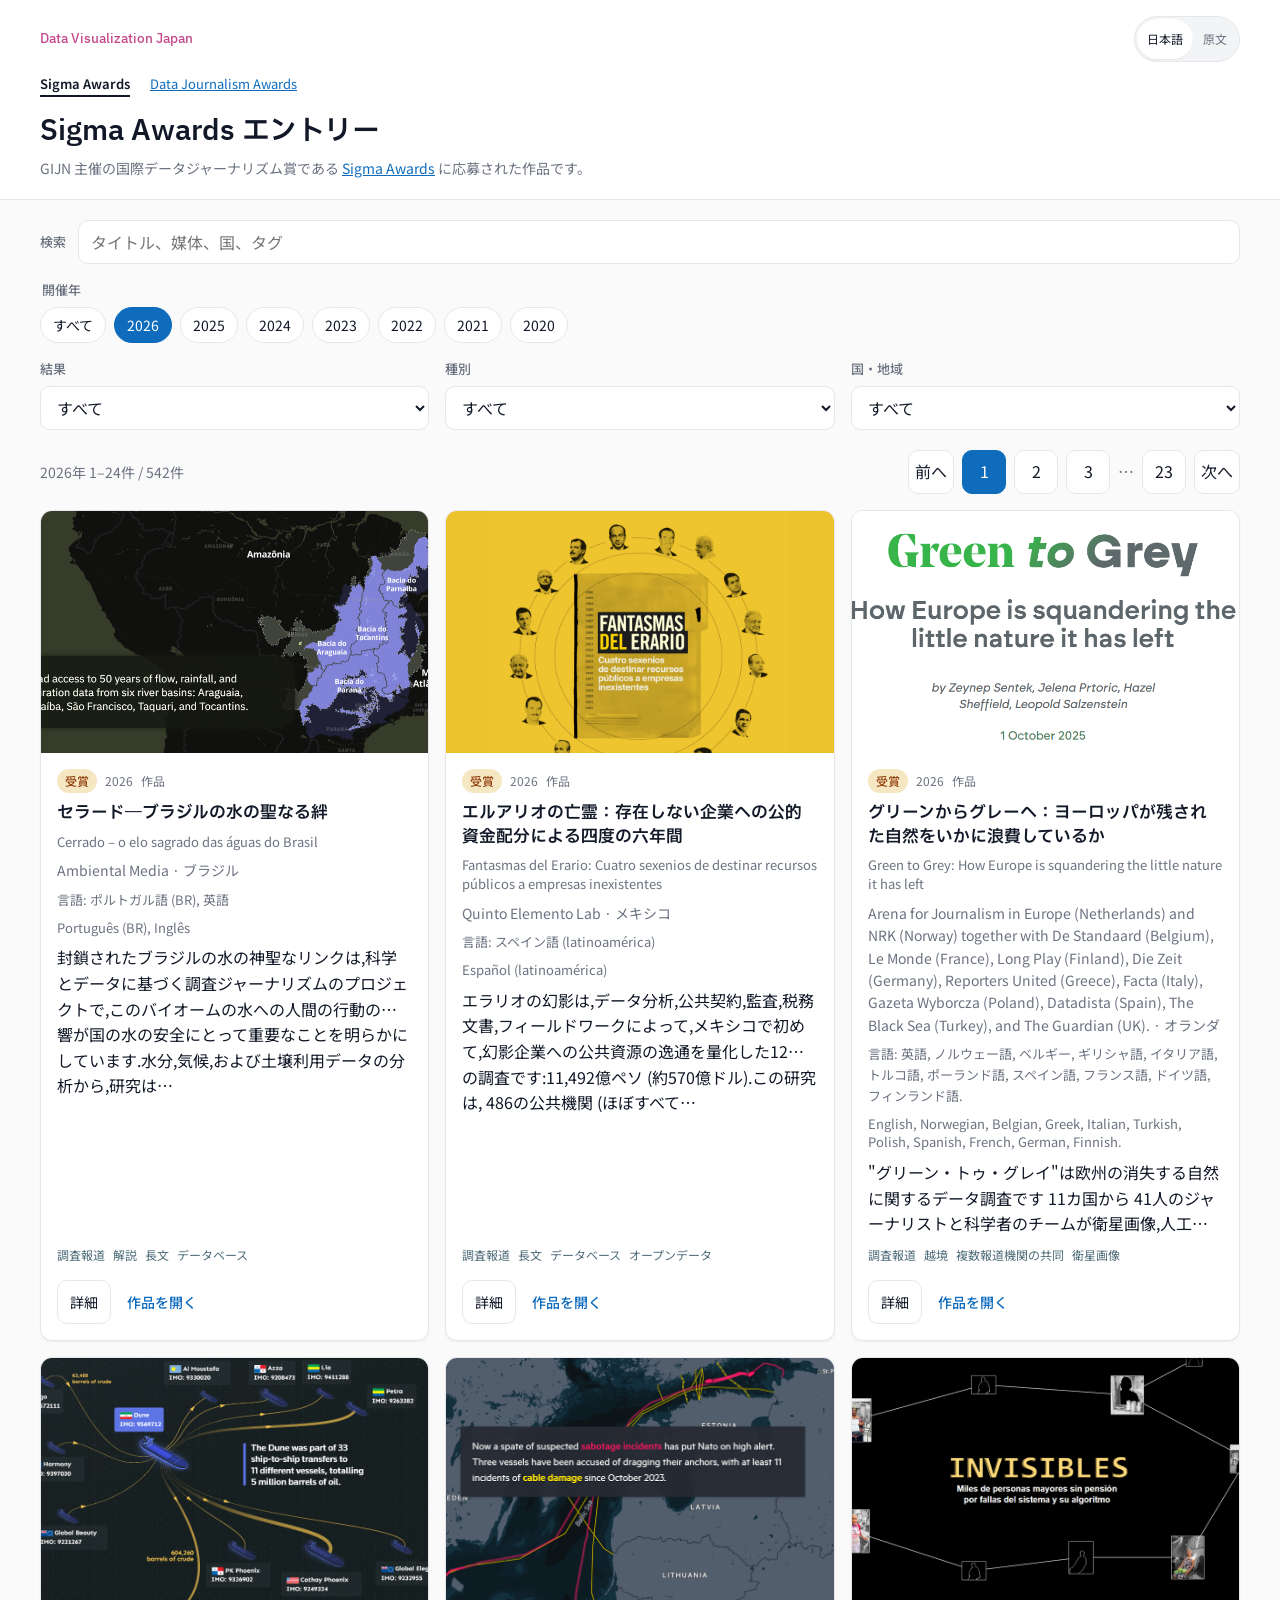
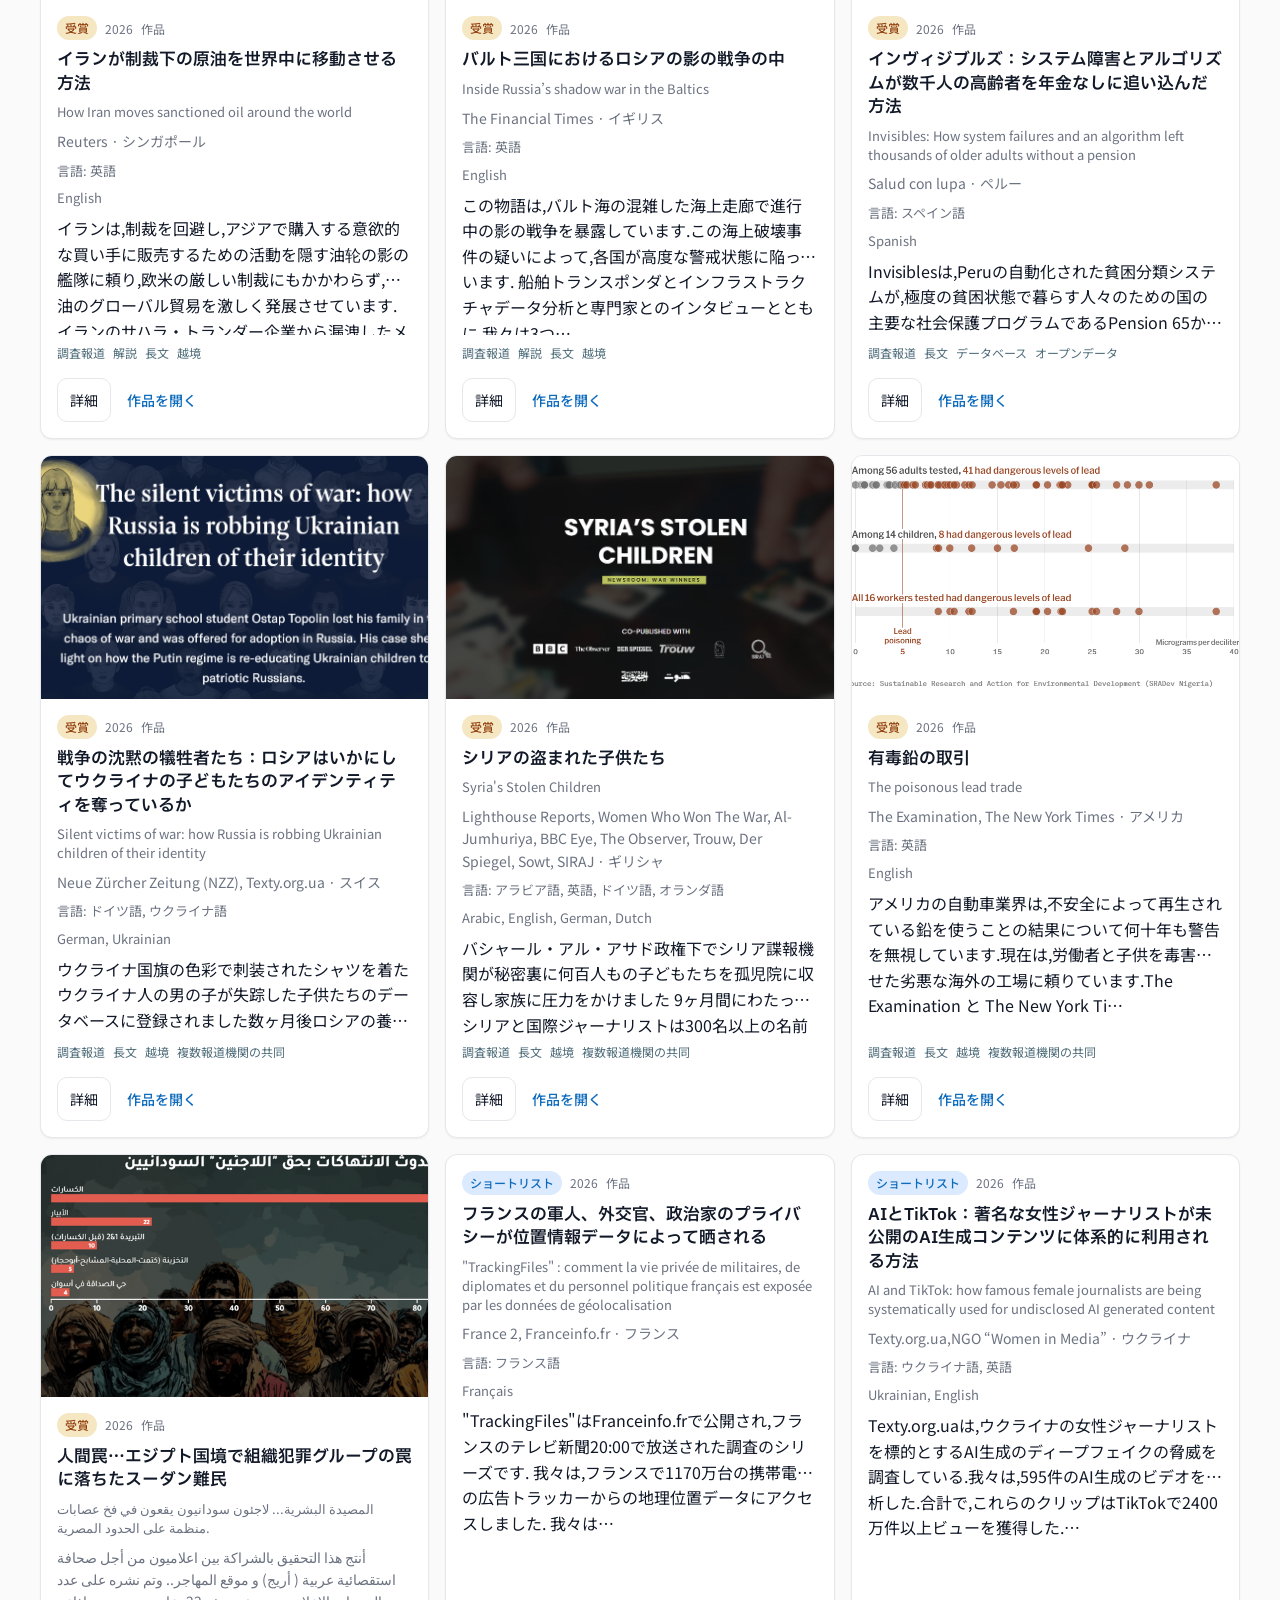
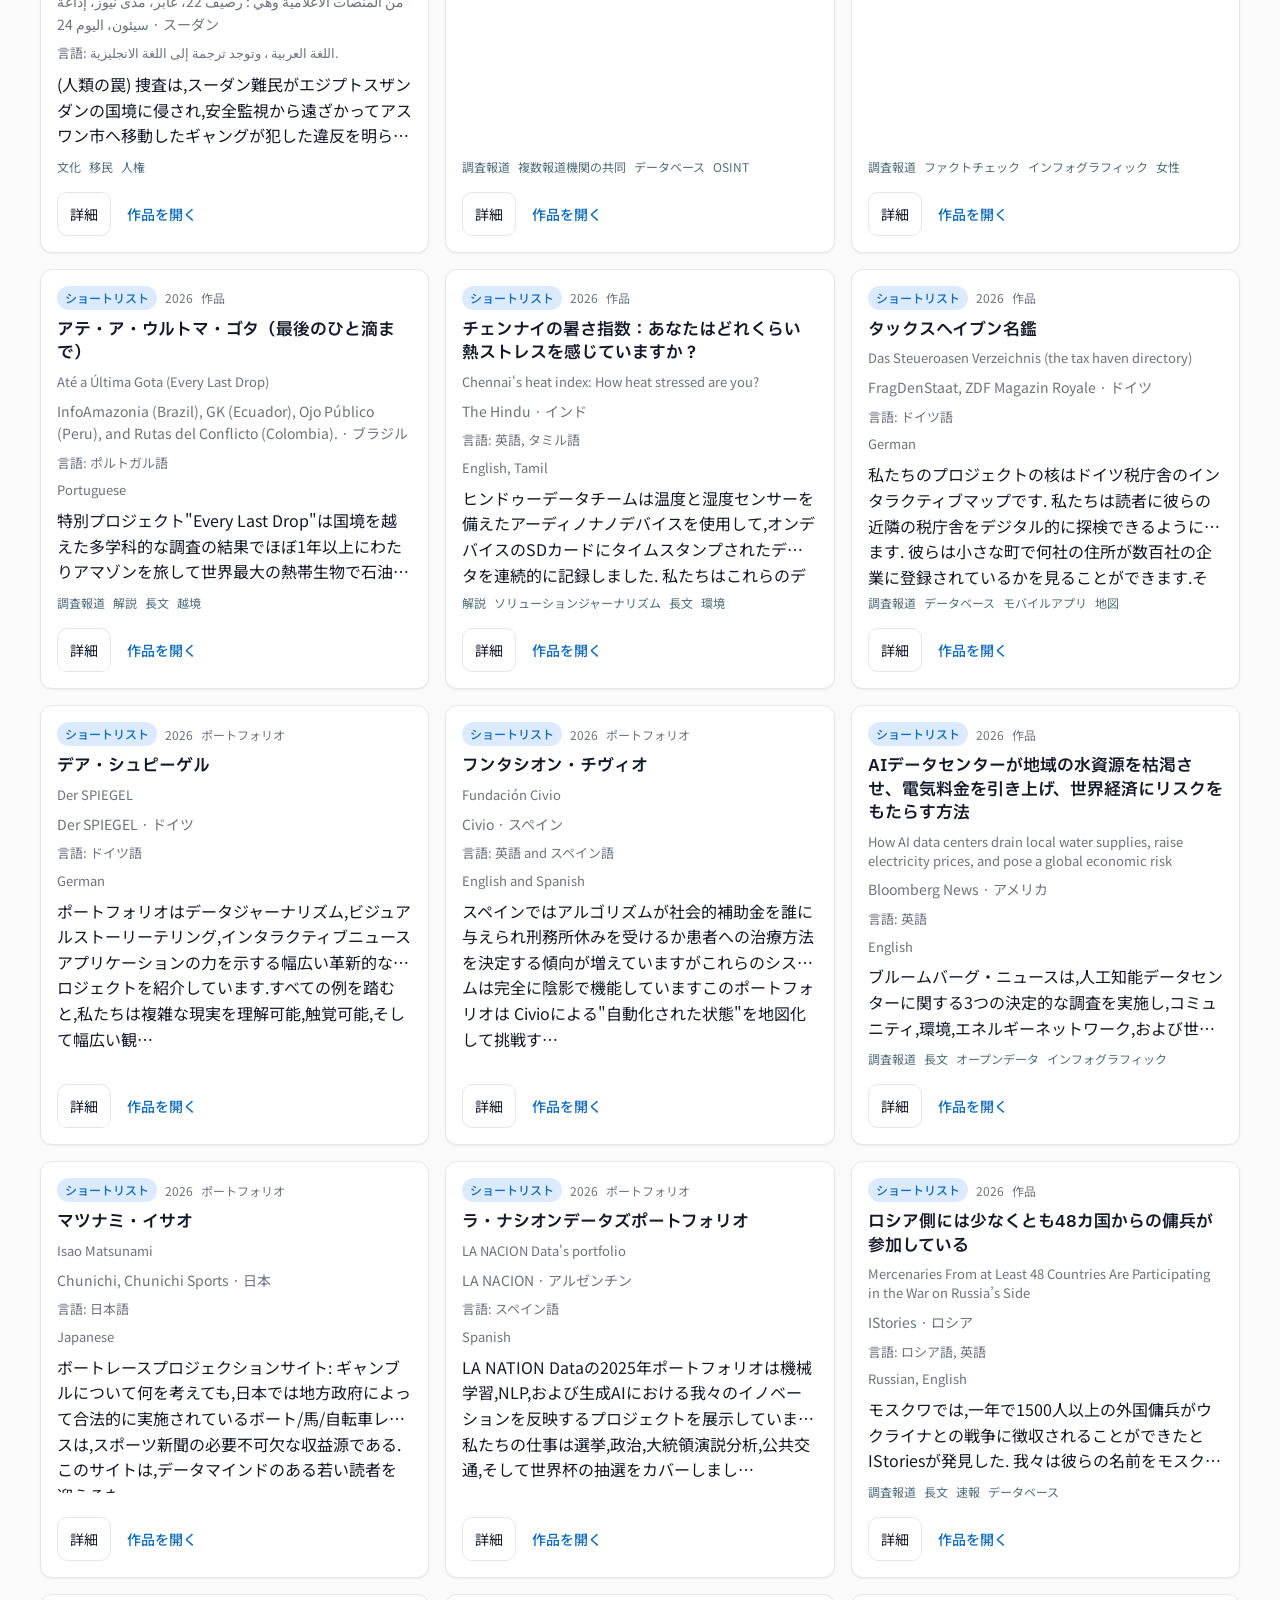
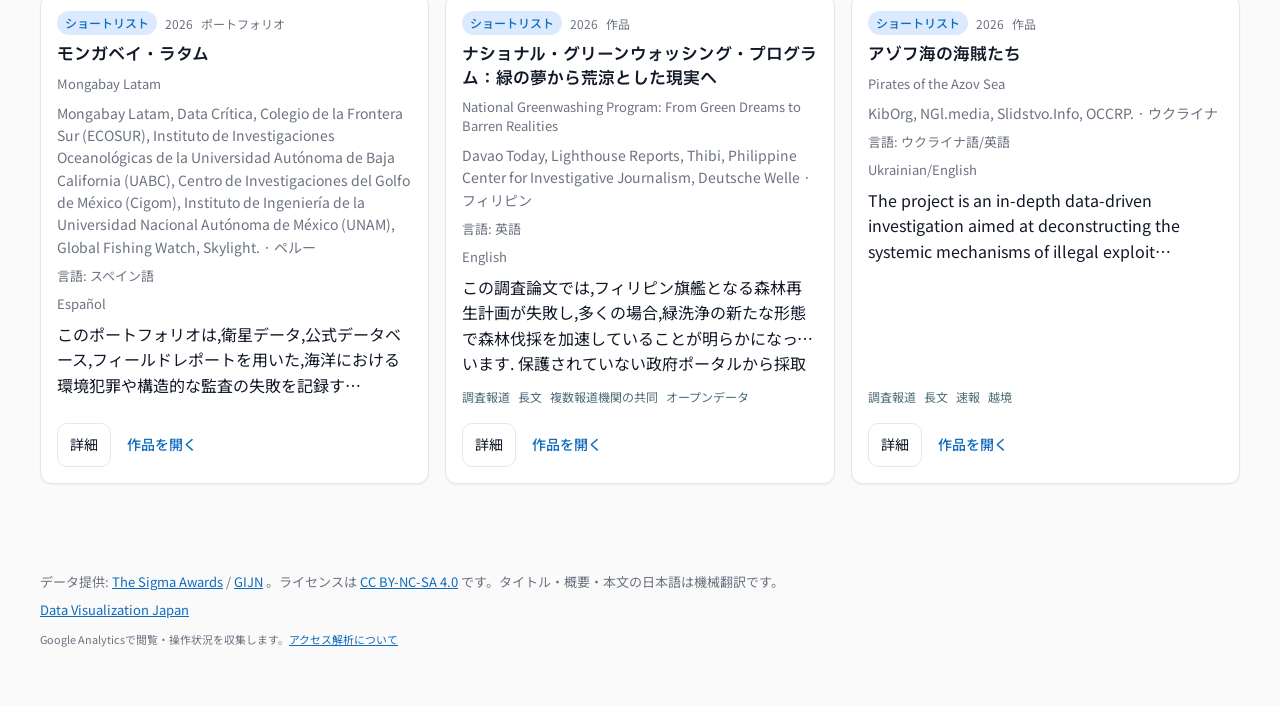
<file: public/index.html>
<!DOCTYPE html>
<html lang="ja">
  <head>
    <meta charset="utf-8" />
    <meta name="viewport" content="width=device-width, initial-scale=1" />
    <!-- DVJ_ANALYTICS -->
    <title>Sigma Awards エントリー一覧</title>
    <meta
      name="description"
      content="The Sigma Awards に応募されたデータジャーナリズム作品の一覧。2020年から2026年までの公開データを検索できます。"
    />
    <link rel="preconnect" href="https://fonts.googleapis.com" />
    <link rel="preconnect" href="https://fonts.gstatic.com" crossorigin />
    <link
      href="https://fonts.googleapis.com/css2?family=IBM+Plex+Sans+JP:wght@400;500;600&family=Noto+Sans+JP:wght@400;500;600&display=swap"
      rel="stylesheet"
    />
    <link rel="icon" href="data:image/svg+xml,%3Csvg xmlns='http://www.w3.org/2000/svg' viewBox='0 0 32 32'%3E%3Crect fill='%230F6CBD' width='32' height='32' rx='6'/%3E%3Ctext x='16' y='22' text-anchor='middle' font-size='18' fill='white' font-family='Georgia, serif'%3EΣ%3C/text%3E%3C/svg%3E" />
    <link rel="stylesheet" href="css/styles.css" />
  </head>
  <body>
    <a class="skip-link" href="#results">作品一覧へ</a>
    <header class="masthead">
      <div class="masthead__inner">
        <div class="masthead__top">
          <p class="masthead__kicker">Data Visualization Japan</p>
          <div class="chip-row locale-switch" id="locale-chips" role="group" aria-label="表示言語">
            <button class="chip" type="button" data-locale="ja" aria-pressed="true">日本語</button>
            <button class="chip" type="button" data-locale="src" aria-pressed="false">原文</button>
          </div>
        </div>
        <nav class="award-nav" aria-label="アワード"><a href="/" aria-current="page">Sigma Awards</a><a href="/dja/">Data Journalism Awards</a></nav>
        <h1>Sigma Awards エントリー</h1>
        <p class="masthead__lede">
          GIJN 主催の国際データジャーナリズム賞である
          <a href="https://www.sigmaawards.org/">Sigma Awards</a>
          に応募された作品です。
        </p>
      </div>
    </header>

    <main class="page">
      <form class="filters" id="filters" role="search">
        <label class="filters__search">
          <span class="filters__label">検索</span>
          <input
            id="q"
            type="search"
            name="q"
            placeholder="タイトル、媒体、国、タグ"
            autocomplete="off"
            spellcheck="false"
          />
        </label>

        <fieldset class="filters__years">
          <legend class="filters__label">開催年</legend>
          <div class="chip-row" id="year-chips"></div>
        </fieldset>

        <div class="filters__row">
          <label>
            <span class="filters__label">結果</span>
            <select id="result" name="result">
              <option value="">すべて</option>
              <option value="winner">受賞</option>
              <option value="shortlist">ショートリスト</option>
              <option value="mention">選外表彰</option>
              <option value="entry">応募</option>
            </select>
          </label>
          <label>
            <span class="filters__label">種別</span>
            <select id="kind" name="kind">
              <option value="">すべて</option>
              <option value="project">作品</option>
              <option value="portfolio">ポートフォリオ</option>
            </select>
          </label>
          <label>
            <span class="filters__label">国・地域</span>
            <select id="country" name="country">
              <option value="">すべて</option>
            </select>
          </label>
        </div>
      </form>

      <section class="results" id="results" aria-live="polite">
        <div class="results__meta">
          <p id="result-count">読み込み中</p>
          <nav class="pager" id="pager" hidden></nav>
        </div>
        <div class="card-grid" id="card-grid"></div>
        <p class="empty" id="empty" hidden></p>
        <p class="error" id="error" hidden></p>
      </section>
    </main>

    <aside
      class="drawer"
      id="drawer"
      hidden
      role="dialog"
      aria-modal="true"
      aria-labelledby="drawer-title"
    >
      <div class="drawer__panel">
        <button class="drawer__close" type="button" id="drawer-close" aria-label="詳細を閉じる">
          閉じる
        </button>
        <img class="drawer__thumb" id="drawer-thumb" alt="" hidden />
        <p class="drawer__meta" id="drawer-meta"></p>
        <h2 id="drawer-title"></h2>
        <p class="drawer__original-title" id="drawer-original-title"></p>
        <p class="drawer__org" id="drawer-org"></p>
        <p class="drawer__langs" id="drawer-langs"></p>
        <div class="drawer__tags" id="drawer-tags"></div>
        <div class="drawer__body" id="drawer-body"></div>
        <details class="drawer__source" id="drawer-source">
          <summary>原文</summary>
          <div id="drawer-source-body"></div>
        </details>
        <div class="drawer__links" id="drawer-links"></div>
      </div>
    </aside>
    <div class="drawer__backdrop" id="drawer-backdrop" hidden></div>

    <footer class="site-footer">
      <p>
        データ提供:
        <a href="https://sigmaawards.org">The Sigma Awards</a>
        /
        <a href="https://gijn.org">GIJN</a>
        。ライセンスは
        <a href="https://creativecommons.org/licenses/by-nc-sa/4.0/">CC BY-NC-SA 4.0</a>
        です。タイトル・概要・本文の日本語は機械翻訳です。
      </p>
      <p>
        <a href="https://data-visualization.jp/">Data Visualization Japan</a>
      </p>
    <p><small>Google Analyticsで閲覧・操作状況を収集します。<a href="https://data-visualization.jp/about/">アクセス解析について</a></small></p>
    </footer>

    <script src="js/app.js" type="module"></script>
  </body>
</html>
</file>
<file: public/css/styles.css>
:root {
  --primary: #0f6cbd;
  --primary-hover: #0958b5;
  --secondary: #4f6d7a;
  --accent: #f59e0b;
  --brand-pink: #c4468b;
  --success: #10b981;
  --background: #fafafa;
  --surface: #ffffff;
  --border: #e5e7eb;
  --text: #111827;
  --text-secondary: #6b7280;
  --code-bg: #f3f4f6;
  --winner: #92400e;
  --shortlist: #0f6cbd;
  --mention: #047857;
  --entry: #6b7280;
  --shadow: 0 1px 2px rgba(26, 25, 21, 0.06);
  --radius: 12px;
  --radius-btn: 10px;
  --ease-out: cubic-bezier(0.23, 1, 0.32, 1);
  --page-width: 1200px;
  --header-space: 8px;
}

*,
*::before,
*::after {
  box-sizing: border-box;
}

html {
  color-scheme: light;
}

body {
  margin: 0;
  background: var(--background);
  color: var(--text);
  font-family: "Noto Sans JP", "Hiragino Sans", sans-serif;
  font-size: 16px;
  line-height: 1.6;
}

h1,
h2,
h3,
.masthead__kicker,
.card__title {
  font-family: "IBM Plex Sans JP", "Noto Sans JP", sans-serif;
  letter-spacing: 0;
}

a {
  color: var(--primary);
  text-decoration: underline;
}

a:hover {
  text-decoration: none;
}

.skip-link {
  position: absolute;
  left: 16px;
  top: -48px;
  z-index: 20;
  padding: 8px 16px;
  background: var(--primary);
  color: #fff;
  text-decoration: none;
  border-radius: var(--radius-btn);
}

.skip-link:focus {
  top: 16px;
}

.masthead {
  background: var(--surface);
  border-bottom: 1px solid var(--border);
}

.masthead__inner,
.page,
.site-footer {
  width: min(100% - 32px, var(--page-width));
  margin-inline: auto;
}

.masthead__inner {
  padding: 16px 0 20px;
}

.masthead__top {
  display: flex;
  align-items: center;
  justify-content: space-between;
  gap: 12px;
}

.masthead__kicker {
  margin: 0;
  color: var(--brand-pink);
  font-size: 13px;
  font-weight: 500;
}

h1 {
  margin: 0;
  font-size: clamp(1.375rem, 1.4vw + 1rem, 1.75rem);
  font-weight: 600;
  line-height: 1.25;
}

.masthead__lede {
  margin: 8px 0 0;
  color: var(--text-secondary);
  font-size: 14px;
}

.page {
  padding: 20px 0 64px;
}

.filters {
  display: grid;
  gap: 16px;
  margin-bottom: 20px;
}

.filters__search {
  display: flex;
  align-items: center;
  gap: 12px;
}

.filters__search .filters__label {
  flex: none;
  margin: 0;
}

.filters__search input {
  min-width: 0;
}

.filters__label,
.filters legend {
  display: block;
  margin-bottom: 6px;
  color: var(--text-secondary);
  font-size: 13px;
  font-weight: 500;
}

.filters fieldset {
  margin: 0;
  padding: 0;
  border: 0;
}

.filters input[type="search"],
.filters select {
  width: 100%;
  min-height: 44px;
  padding: 0 12px;
  border: 1px solid var(--border);
  border-radius: var(--radius-btn);
  background: var(--surface);
  color: var(--text);
  font: inherit;
}

.filters input[type="search"]:focus,
.filters select:focus,
.chip:focus-visible,
.card__detail:focus-visible,
.drawer__close:focus-visible,
.pager button:focus-visible {
  outline: 2px solid var(--primary);
  outline-offset: 2px;
}

.filters__row {
  display: grid;
  gap: 16px;
}

.filters__row--four {
  grid-template-columns: repeat(4, minmax(0, 1fr));
}

.filters__row--four > label {
  min-width: 0;
}

.chip-row {
  display: flex;
  flex-wrap: wrap;
  gap: 8px;
}

.chip {
  min-height: 36px;
  padding: 0 12px;
  border: 1px solid var(--border);
  border-radius: 999px;
  background: var(--surface);
  color: var(--text);
  font: inherit;
  font-size: 14px;
  cursor: pointer;
  transition: border-color 150ms var(--ease-out), background-color 150ms var(--ease-out),
    color 150ms var(--ease-out), transform 160ms var(--ease-out);
}

.chip[aria-pressed="true"] {
  background: var(--primary);
  border-color: var(--primary);
  color: #fff;
}

.locale-switch {
  flex: none;
  flex-wrap: nowrap;
  gap: 0;
  padding: 2px;
  border: 1px solid var(--border);
  border-radius: 999px;
  background: var(--code-bg);
}

.locale-switch .chip {
  min-height: 40px;
  padding: 0 10px;
  border: 0;
  background: transparent;
  color: var(--text-secondary);
  font-size: 12px;
}

.locale-switch .chip[aria-pressed="true"] {
  background: var(--surface);
  color: var(--text);
  box-shadow: var(--shadow);
}

.chip:active,
.card:active,
.card__detail:active,
.drawer__close:active,
.pager button:active {
  transform: scale(0.97);
}

.results__meta {
  display: flex;
  flex-wrap: wrap;
  align-items: center;
  justify-content: space-between;
  gap: 16px;
  margin-bottom: 16px;
}

.results__meta p {
  margin: 0;
  color: var(--text-secondary);
  font-size: 14px;
}

.card-grid {
  display: grid;
  gap: 16px;
  grid-template-columns: 1fr;
}

.card {
  display: flex;
  flex-direction: column;
  gap: 8px;
  min-height: 100%;
  padding: 16px;
  border: 1px solid var(--border);
  border-radius: var(--radius);
  background: var(--surface);
  box-shadow: var(--shadow);
  color: inherit;
  text-align: left;
  text-decoration: none;
  cursor: pointer;
  transition: border-color 150ms var(--ease-out), transform 160ms var(--ease-out);
}

.card__thumb {
  display: block;
  margin: -16px -16px 8px;
  width: calc(100% + 32px);
  height: auto;
  max-width: none;
  aspect-ratio: 16 / 10;
  object-fit: cover;
  background: var(--code-bg);
  border-radius: 11px 11px 0 0;
}

.card__top {
  display: flex;
  flex-wrap: wrap;
  align-items: center;
  gap: 8px;
}

.badge {
  display: inline-flex;
  align-items: center;
  min-height: 24px;
  padding: 0 8px;
  border-radius: 999px;
  background: var(--code-bg);
  color: var(--entry);
  font-size: 12px;
  font-weight: 500;
  line-height: 1;
}

.badge--winner {
  background: #f6e7c3;
  color: var(--winner);
}

.badge--shortlist {
  background: #dbeafe;
  color: var(--shortlist);
}

.badge--mention {
  background: #d1fae5;
  color: var(--mention);
}

.card__year,
.card__kind {
  color: var(--text-secondary);
  font-size: 12px;
}

.card__title {
  margin: 0;
  font-size: 1.05rem;
  font-weight: 600;
  line-height: 1.4;
}

.card__link {
  color: inherit;
  text-decoration: none;
}

.card__link:hover,
.card__link:focus-visible {
  text-decoration: underline;
}

.card__link:focus-visible {
  outline: 2px solid var(--primary);
  outline-offset: 2px;
}

.card__original,
.card__original-title,
.drawer__original-title {
  margin: 0;
  color: var(--text-secondary);
  font-size: 13px;
  line-height: 1.45;
}

.drawer__langs {
  margin: 8px 0 0;
  color: var(--text-secondary);
  font-size: 14px;
}

.drawer__source {
  margin-top: 24px;
  border-top: 1px solid var(--border);
  padding-top: 16px;
}

.drawer__source summary {
  min-height: 44px;
  display: flex;
  align-items: center;
  cursor: pointer;
  font-weight: 500;
}

.drawer__source[hidden] {
  display: none;
}

.card__org {
  margin: 0;
  color: var(--text-secondary);
  font-size: 14px;
}

.card__langs {
  margin: 0;
  color: var(--text-secondary);
  font-size: 13px;
}

.card__summary {
  margin: 0;
  display: -webkit-box;
  -webkit-box-orient: vertical;
  -webkit-line-clamp: 3;
  line-clamp: 3;
  overflow: hidden;
  flex: 1;
}

.card__actions {
  display: flex;
  flex-wrap: wrap;
  align-items: center;
  gap: 16px;
  margin-top: 8px;
}

.card__detail {
  display: inline-flex;
  align-items: center;
  text-decoration: none;
  min-height: 44px;
  padding: 0 12px;
  border: 1px solid var(--border);
  border-radius: var(--radius-btn);
  background: var(--surface);
  color: var(--text);
  font: inherit;
  font-size: 14px;
  cursor: pointer;
  transition: transform 160ms var(--ease-out), filter 150ms ease, border-color 150ms var(--ease-out);
}

.card__tags {
  display: flex;
  flex-wrap: wrap;
  gap: 8px;
}

.tag {
  color: var(--secondary);
  font-size: 12px;
}

.card__open {
  color: var(--primary);
  font-size: 14px;
  font-weight: 500;
  text-decoration: none;
}

.card__open:hover {
  text-decoration: underline;
}

.empty,
.error {
  padding: 24px;
  border: 1px dashed var(--border);
  border-radius: var(--radius);
  background: var(--surface);
}

.error {
  border-style: solid;
  color: #991b1b;
}

.pager {
  display: flex;
  flex-wrap: wrap;
  gap: 8px;
}

.pager button {
  min-width: 44px;
  min-height: 44px;
  border: 1px solid var(--border);
  border-radius: var(--radius-btn);
  background: var(--surface);
  color: var(--text);
  font: inherit;
  cursor: pointer;
  transition: filter 150ms ease, transform 160ms var(--ease-out);
}

.pager button[aria-current="page"] {
  background: var(--primary);
  border-color: var(--primary);
  color: #fff;
}

.pager__gap {
  display: inline-flex;
  align-items: center;
  min-height: 44px;
  color: var(--text-secondary);
}

.site-footer {
  padding: 24px 0 48px;
  color: var(--text-secondary);
  font-size: 13px;
}

.site-footer p {
  margin: 0 0 8px;
}

.drawer[hidden],
.drawer__backdrop[hidden] {
  display: none;
}

.drawer__backdrop {
  position: fixed;
  inset: 0;
  background: rgba(26, 25, 21, 0.35);
  z-index: 30;
}

.drawer {
  position: fixed;
  inset: 0;
  z-index: 40;
  display: flex;
  justify-content: flex-end;
  pointer-events: none;
}

.drawer__panel {
  pointer-events: auto;
  width: min(100%, 560px);
  height: 100%;
  overflow: auto;
  padding: 24px;
  background: var(--surface);
  box-shadow: -8px 0 24px rgba(26, 25, 21, 0.08);
  transform: translateX(0);
  transition: transform 280ms var(--ease-out);
}

.drawer[data-open="false"] .drawer__panel {
  transform: translateX(100%);
}

.drawer__thumb {
  display: block;
  width: 100%;
  max-height: 280px;
  margin: 0 0 16px;
  object-fit: cover;
  background: var(--code-bg);
  border-radius: 8px;
}

.drawer__thumb[hidden] {
  display: none;
}

.drawer__close {
  min-height: 44px;
  margin-bottom: 16px;
  padding: 0 16px;
  border: 1px solid var(--border);
  border-radius: var(--radius-btn);
  background: var(--surface);
  color: var(--text);
  font: inherit;
  cursor: pointer;
  transition: transform 160ms var(--ease-out), filter 150ms ease;
}

.drawer__meta,
.drawer__org {
  color: var(--text-secondary);
  font-size: 14px;
}

.drawer h2 {
  margin: 8px 0 8px;
  font-size: 1.5rem;
  line-height: 1.35;
}

.drawer__tags {
  display: flex;
  flex-wrap: wrap;
  gap: 8px;
  margin: 16px 0;
}

.drawer__body h3 {
  margin: 24px 0 8px;
  font-size: 13px;
  font-weight: 600;
  color: var(--text-secondary);
}

.drawer__body p {
  margin: 0;
  white-space: pre-wrap;
}

.drawer__body p + p {
  margin-top: 12px;
}

.drawer__links {
  display: grid;
  gap: 8px;
  margin-top: 24px;
}

.drawer__links a {
  word-break: break-all;
}

.link-note {
  margin-left: 8px;
  color: var(--text-secondary);
  font-size: 12px;
  overflow-wrap: anywhere;
}

.ref-title {
  margin: 16px 0 0;
  font-size: 13px;
  font-weight: 600;
  color: var(--text-secondary);
}

.ref-list {
  display: grid;
  gap: 4px;
  margin: 0;
  padding-left: 20px;
}

@media (min-width: 768px) {
  .filters__row {
    grid-template-columns: repeat(3, 1fr);
  }

  .filters__row--four {
    grid-template-columns: repeat(4, minmax(0, 1fr));
  }

  .card-grid {
    grid-template-columns: repeat(2, 1fr);
  }
}

@media (min-width: 1100px) {
  .card-grid {
    grid-template-columns: repeat(3, 1fr);
  }
}

@media (hover: hover) and (pointer: fine) {
  .chip:hover {
    border-color: var(--primary);
  }

  .card:hover {
    border-color: var(--primary);
  }

  .pager button:hover,
  .card__detail:hover,
  .drawer__close:hover {
    filter: brightness(0.96);
  }

  .card__detail:hover {
    border-color: var(--primary);
  }
}

@media (prefers-reduced-motion: reduce) {
  *,
  *::before,
  *::after {
    animation: none !important;
    transition: none !important;
  }
}

.award-nav {
  display: flex;
  flex-wrap: wrap;
  gap: 4px 20px;
  margin: 0 0 8px;
  font-size: 13px;
}
.award-nav a { display: inline-flex; align-items: center; min-height: 44px; }
.award-nav [aria-current="page"] { color: var(--text); font-weight: 600; text-decoration-thickness: 2px; text-underline-offset: 6px; }
.card__category { margin: 0; color: var(--text-secondary); font-size: 12px; line-height: 1.6; }
.coverage { margin-bottom: 16px; padding: 8px 12px; border: 1px solid var(--border); border-radius: var(--radius); background: var(--surface); font-size: 14px; }
.coverage > summary, .source-records > summary { cursor: pointer; min-height: 44px; align-content: center; }
.coverage__scroll { overflow-x: auto; }
.coverage table { width: 100%; border-collapse: collapse; text-align: left; }
.coverage caption { text-align: left; padding-bottom: 12px; font-weight: 600; }
.coverage th, .coverage td { border-bottom: 1px solid var(--border); padding: 12px 8px; vertical-align: top; }
.coverage th:first-child { white-space: nowrap; }
.coverage td:last-child { min-width: 240px; }
.award-list, .source-list { margin: 8px 0; padding-left: 20px; }
.award-list li, .source-list li { margin-bottom: 12px; overflow-wrap: anywhere; }
.award-list small, .source-list small, .source-list span { display: block; color: var(--text-secondary); }
.drawer__links h3, .drawer__links .source-list, .drawer__links .source-note, .source-records { flex-basis: 100%; margin-bottom: 0; }
.source-list a { display: inline-block; margin: 4px 16px 0 0; }
.source-note { font-size: 13px; color: var(--text-secondary); }
.source-records p { font-size: 14px; overflow-wrap: anywhere; }
body[data-catalog="dja"] .card__title { overflow-wrap: anywhere; }

/* Static pages (entry detail, year lists) */
.detail { max-width: 800px; overflow-wrap: anywhere; }
.crumbs { display: flex; flex-wrap: wrap; gap: 4px 20px; margin-bottom: 16px; font-size: 14px; }
.crumbs a { display: inline-flex; align-items: center; min-height: 44px; }
.detail__thumb { display: block; width: 100%; height: auto; max-height: 360px; margin: 0 0 16px; object-fit: cover; background: var(--code-bg); border-radius: 8px; }
.detail__meta, .detail__org, .detail__langs { margin: 0; color: var(--text-secondary); font-size: 14px; }
.detail h1 { margin: 8px 0; }
.detail__original-title { margin: 0 0 8px; color: var(--text-secondary); font-size: 14px; }
.detail__tags { display: flex; flex-wrap: wrap; gap: 8px; margin: 16px 0; }
.detail__body h2, .detail__source h2, .detail__links h2 { margin: 24px 0 8px; color: var(--text-secondary); font-size: 13px; font-weight: 600; }
.detail__body p, .detail__source p { margin: 0; white-space: pre-wrap; }
.detail__body p + p, .detail__source p + p { margin-top: 12px; }
.detail__links .ref-title { margin: 16px 0 0; }
.detail__links .ref-list { margin: 0; }
.detail__source { margin-top: 32px; padding-top: 8px; border-top: 1px solid var(--border); }
.detail__source .detail__source-title { color: var(--text); font-size: 15px; }
.detail__links { display: grid; gap: 8px; margin-top: 24px; }
.detail__links a { word-break: break-all; }
.year-index { margin-top: 40px; padding-top: 16px; border-top: 1px solid var(--border); }
.year-index h2 { margin: 0 0 8px; font-size: 15px; }
.year-index ul { display: flex; flex-wrap: wrap; gap: 4px 8px; margin: 0; padding: 0; list-style: none; }
.year-index a { display: inline-flex; align-items: center; justify-content: center; min-width: 56px; min-height: 44px; padding: 0 12px; border: 1px solid var(--border); border-radius: var(--radius-btn); background: var(--surface); text-decoration: none; }
.year-index a[aria-current="page"] { border-color: var(--primary); font-weight: 600; }
body > .year-index { width: min(100% - 32px, var(--page-width)); margin-inline: auto; }
.entry-list { margin: 16px 0 0; padding-left: 28px; }
.entry-list li { margin-bottom: 12px; }
.entry-list__original, .entry-list__meta { display: block; color: var(--text-secondary); font-size: 13px; }
</file>
